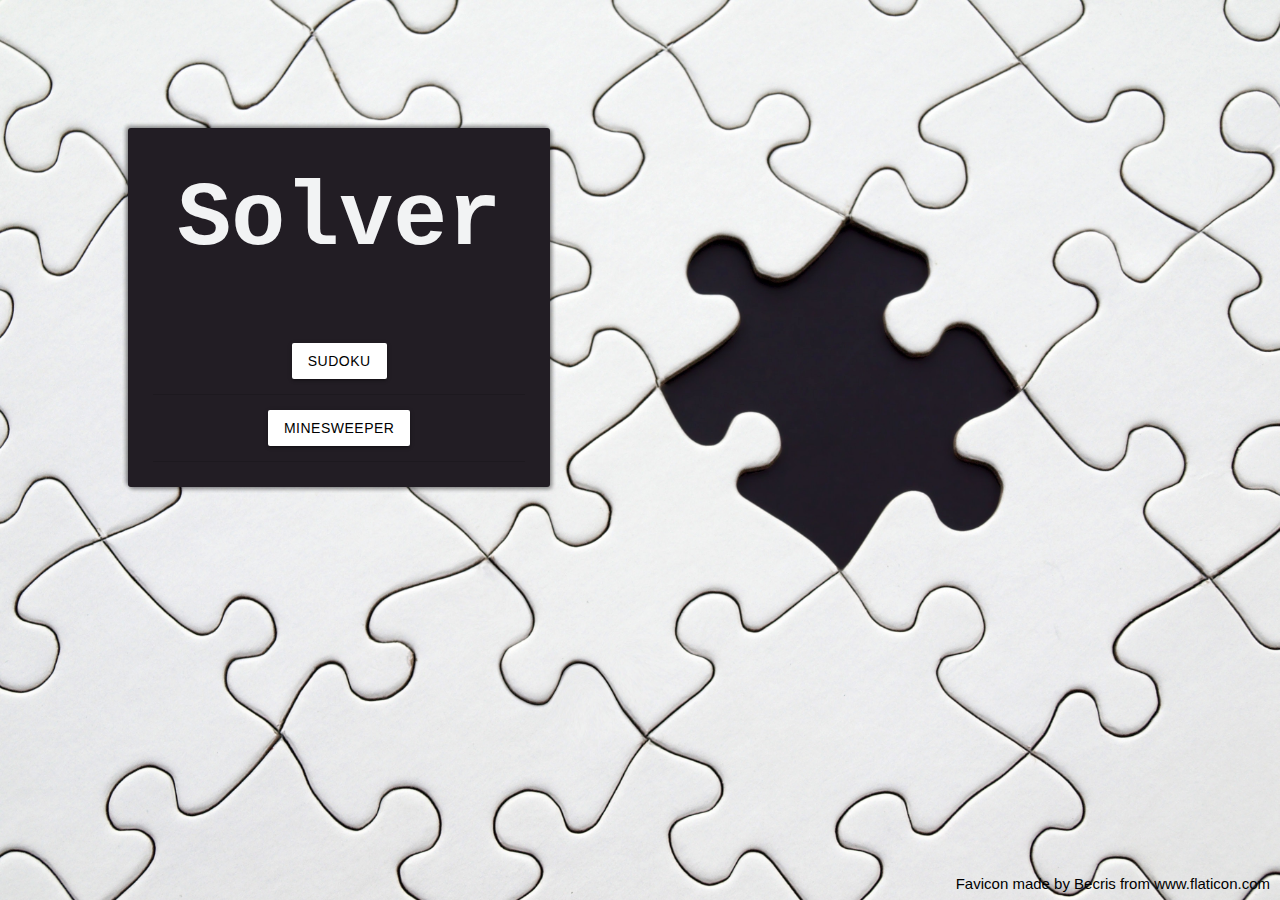
<file: index.html>
<!DOCTYPE html>
<html>
<head>

    <!-- Add the title of your document below-->
    <title>Solver</title>
 
    <meta charset="utf-8"/>

    <!--Import Google Icon Font-->
    <link href="https://fonts.googleapis.com/icon?family=Material+Icons" rel="stylesheet">

    <!-- adds favicon -->
    <link rel="icon" type="image/png" href="imgs/puzzle.png"/>

    <!--Import materialize.css-->
    <link type="text/css" rel="stylesheet" href="css/materialize.min.css"  media="screen,projection"/>

    <!--Let browser know website is optimized for mobile-->
    <meta name="viewport" content="width=device-width, initial-scale=1.0"/>

    <!-- jquery -->
    <script src="https://ajax.googleapis.com/ajax/libs/jquery/3.4.0/jquery.min.js"></script>

    <!-- stylesheet -->
    <link rel="stylesheet" type="text/css" href="css/index.css">

</head>
<body>

    <!-- landing image -->
    <div id="landing">
        <!-- text over landing image-->
        <div id="title-background">
            <div id="landing-text" >Solver</div>
            <table style="width:100%">
                <tr>
                    <td>
                        <a href="sudoku.html" class="waves-effect waves-light btn white black-text">Sudoku</a>
                    </td>
                </tr>
                <tr>
                    <td>
                        <a href="minesweeper.html" class="waves-effect waves-light btn white black-text">Minesweeper</a>
                    </td>
                </tr>
            </table>
        </div>

        <footer>
            <div>
                Favicon made by <a href="https://www.flaticon.com/authors/becris" title="Becris">Becris</a> from <a href="https://www.flaticon.com/" title="Flaticon">www.flaticon.com</a>
            </div>
        </footer>
    </div>

    
    <!--JavaScript at end of body for optimized loading-->
    <script type="text/javascript" src="js/materialize.min.js"></script>
</body>
</html>
</file>
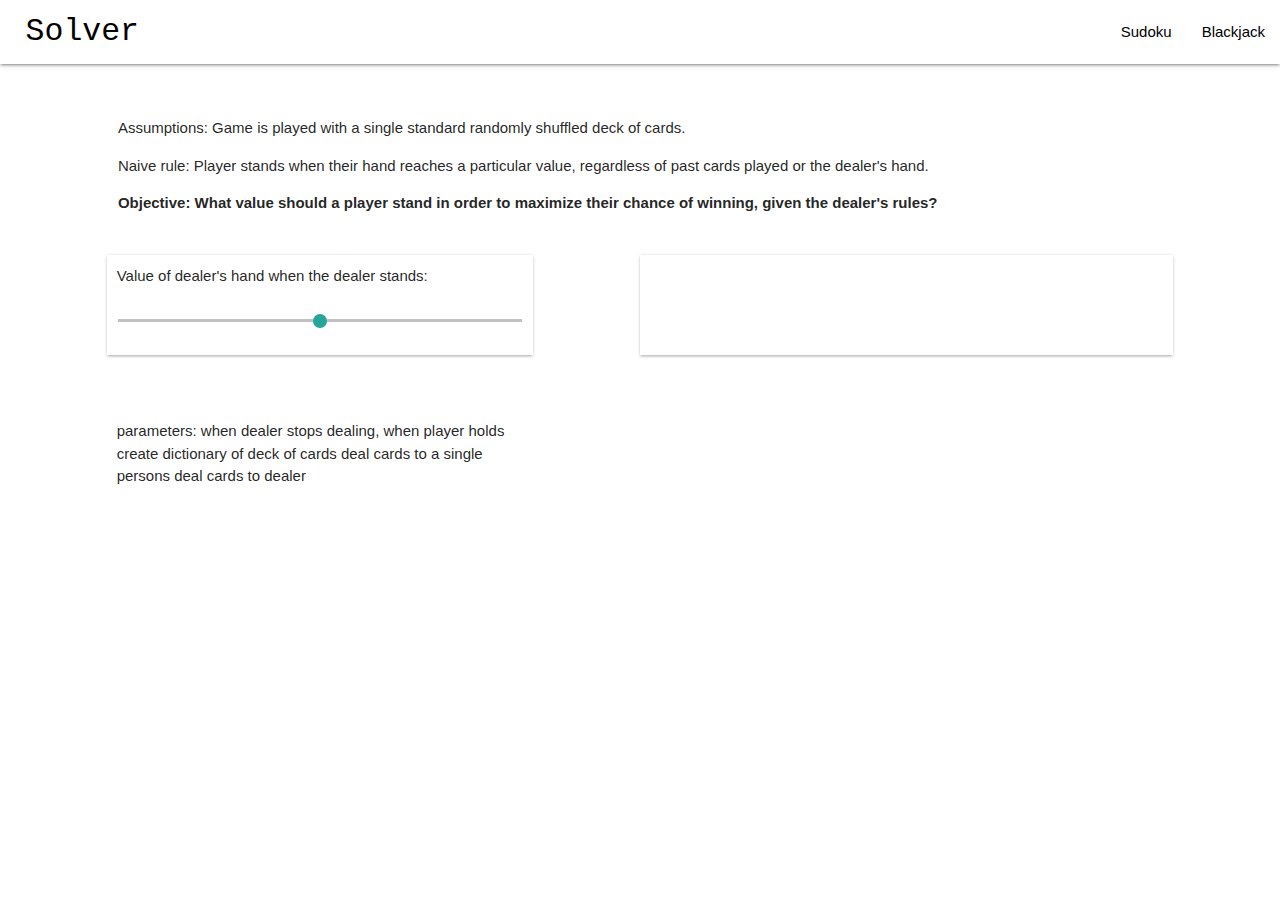
<file: blackjack.html>
<!DOCTYPE html>
<html>
<head>
    
    <!-- Add the title of your document below-->
    <title>Blackjack Simulation</title>
 
    <meta charset="utf-8"/>

    <!--Import Google Icon Font-->
    <link href="https://fonts.googleapis.com/icon?family=Material+Icons" rel="stylesheet">

    <!--Import materialize.css-->
    <link type="text/css" rel="stylesheet" href="css/materialize.min.css"  media="screen,projection"/>

    <!--Let browser know website is optimized for mobile-->
    <meta name="viewport" content="width=device-width, initial-scale=1.0"/>

    <!-- jquery -->
    <script src="https://ajax.googleapis.com/ajax/libs/jquery/3.4.0/jquery.min.js"></script>

    <!-- stylesheet -->
    <link rel="stylesheet" type="text/css" href="css/blackjack.css">

    <!-- js file -->
    <script src="js/blackjack.js"></script>

</head>
<body>

    <!-- nav bar -->
    <nav>
        <div class="nav-wrapper white z-depth-0">
            <a id="logo-title" href="index.html" class="brand-logo black-text">Solver</a>
            <ul id="nav-mobile" class="right hide-on-med-and-down">
                <li><a class ="black-text" href="sudoku.html">Sudoku</a></li>
                <li><a class ="black-text" href="blackjack.html">Blackjack</a></li>
            </ul>
        </div>
    </nav>

    <!-- text above form -->
    <div id="blackjack-text" class="row"> 
        <div class="col s10 offset-s1">
            <p>Assumptions: Game is played with a single standard randomly shuffled deck of cards.</p>
            <p>Naive rule: Player stands when their hand reaches a particular value, regardless of past cards played or the dealer's hand.</p>
            <p><b>Objective: What value should a player stand in order to maximize their chance of winning, given the dealer's rules?</b></p>
        </div>
    </div>

    <!-- simulations and results -->
    <div id="simulation-container"></div>
        <div class="row">
            <div id="parameters-container" class="col s4 offset-s1">

                <!-- form for parameters -->
                <div id='form'>
                    Value of dealer's hand when the dealer stands:
                    <form id="dealers-value" action="#">
                        <p class="range-field">
                            <input type="range" min="1" max="21" />
                        </p>
                    </form>
                    <br/><br/><br/>
                    parameters: when dealer stops dealing, when player holds
                    create dictionary of deck of cards
                    deal cards to a single persons
                    deal cards to dealer

                </div>

            </div>

            <!-- results -->
            <div id="results-container" class="col s5 offset-s1">

            </div>
        </div>

    </div>
    
    <!--JavaScript at end of body for optimized loading-->
    <script type="text/javascript" src="js/materialize.min.js"></script>
</body>
</html>
</file>
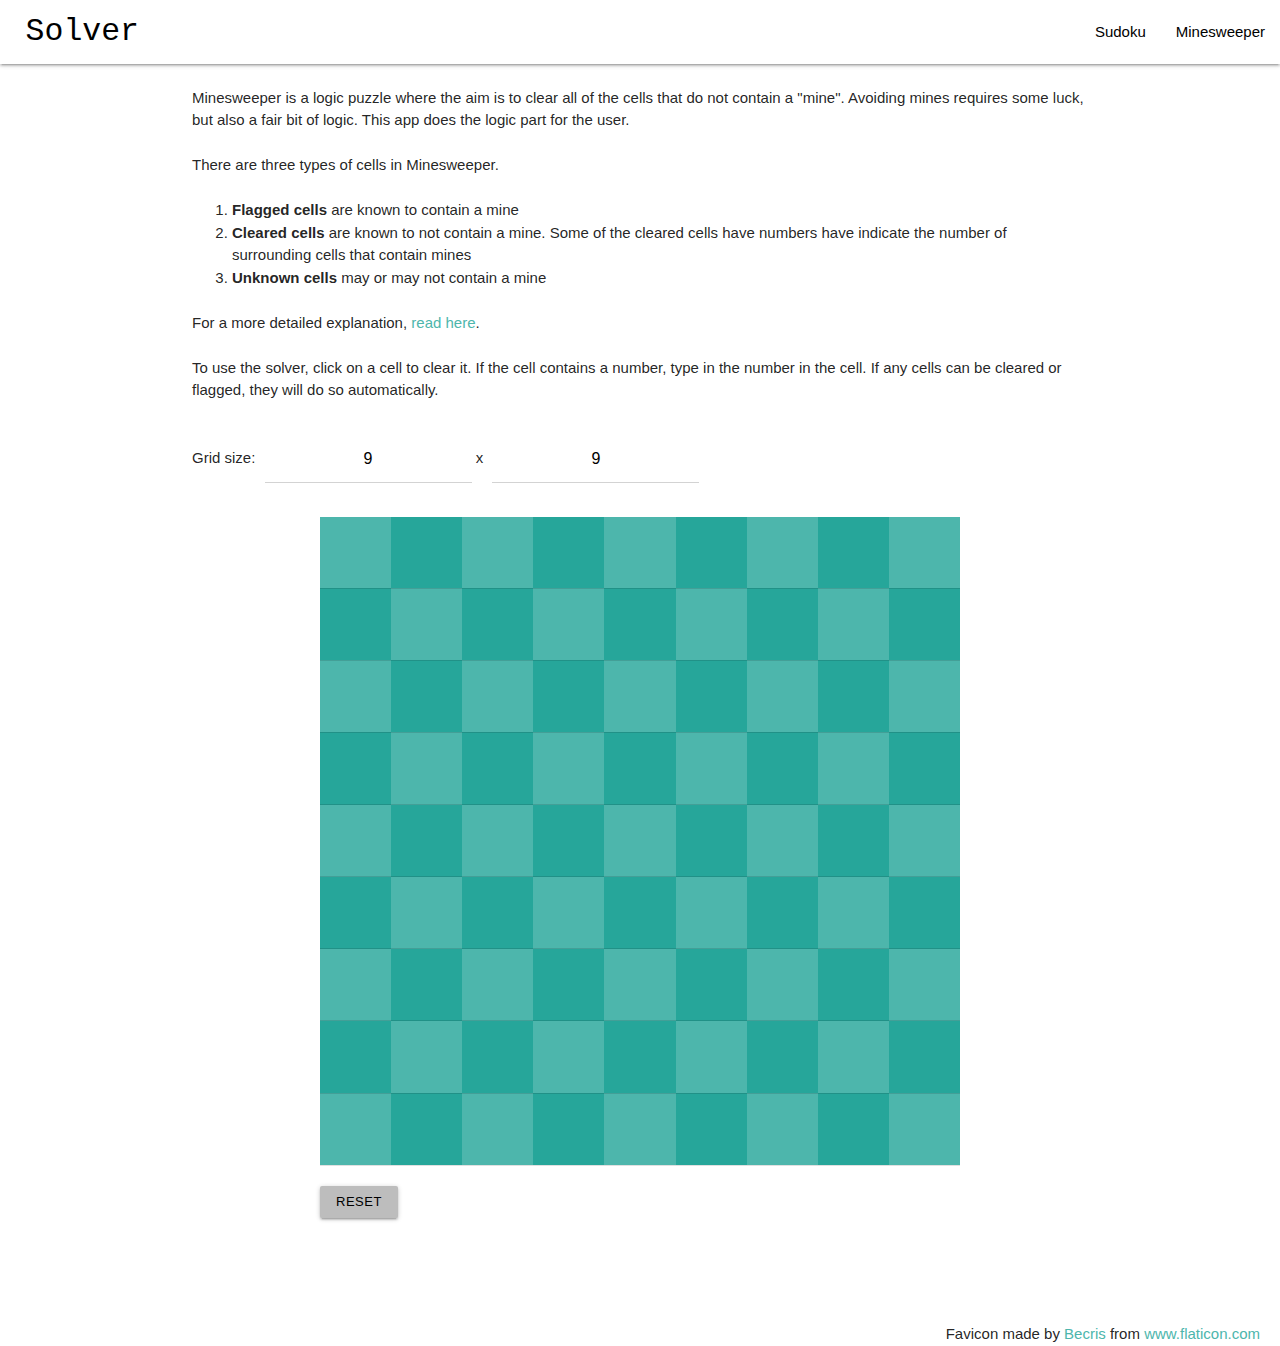
<file: minesweeper.html>
<!DOCTYPE html>
<html>
<head>
    
    <!-- Add the title of your document below-->
    <title>Solver</title>
 
    <meta charset="utf-8"/>

    <!--Import Google Icon Font-->
    <link href="https://fonts.googleapis.com/icon?family=Material+Icons" rel="stylesheet">

    <!-- adds favicon -->
    <link rel="icon" type="image/png" href="imgs/puzzle.png"/>

    <!--Import materialize.css-->
    <link type="text/css" rel="stylesheet" href="css/materialize.min.css"  media="screen,projection"/>

    <!--Let browser know website is optimized for mobile-->
    <meta name="viewport" content="width=device-width, initial-scale=1.0"/>

    <!-- jquery -->
    <script src="https://ajax.googleapis.com/ajax/libs/jquery/3.4.0/jquery.min.js"></script>

    <!-- stylesheet -->
    <link rel="stylesheet" type="text/css" href="css/minesweeper.css">

</head>
<body onClick="gameLogic()">

    <!-- nav bar -->
    <nav>
        <div class="nav-wrapper white z-depth-0">
            <a id="logo-title" href="index.html" class="brand-logo black-text">Solver</a>
            <ul id="nav-mobile" class="right hide-on-med-and-down">
                <li><a class ="black-text" href="sudoku.html">Sudoku</a></li>
                <li><a class ="black-text" href="minesweeper.html">Minesweeper</a></li>
            </ul>
        </div>
    </nav>

    <!-- text above form -->
    <div class="container">
        <div id="blackjack-text" class="row"> 
            <p><br>
                Minesweeper is a logic puzzle where the aim is to clear all of the cells that do not contain a "mine". 
                Avoiding mines requires some luck, but also a fair bit of logic. This app does the logic part for 
                the user. <br><br>
                
                There are three types of cells in Minesweeper. <br><br>

                <ol>
                    <li><b>Flagged cells</b> are known to contain a mine</li>
                    <li><b>Cleared cells</b> are known to not contain a mine. Some of the cleared cells have numbers have indicate the number of surrounding cells that 
                        contain mines</li>
                    <li><b>Unknown cells</b> may or may not contain a mine</li>
                </ol><br>
                
                For a more detailed explanation, <a href="https://en.wikipedia.org/wiki/Microsoft_Minesweeper#Gameplay">read here</a>.<br><br>

                To use the solver, click on a cell to clear it. If the cell contains a number, type in the number in the cell. 
                If any cells can be cleared or flagged, they will do so automatically.
            </p>
        </div>
    </div>

    <!-- determine size of game -->
    <div class="wrapper">
        <div class="container">
            <form>
                <div class="row">
                    Grid size: 
                    <div class="input-field inline">
                        <input value="9" id="grid-width" type="text" class="validate" onClick="this.select()">
                    </div>
                    x 
                    <div class="input-field inline">
                        <input value="9" id="grid-height" type="text" class="validate" onClick="this.select()">
                    </div>
                </div>
                <p id="width-error"></p>
                <p id="height-error"></p>
                <p id="value-error"></p>
            </form>
        </div>


        <form id="puzzle">
            <table id="grid"> 
                <tbody>
                </tbody>
            </table>
            <div id="buttons">
                <!-- <input id="reset-button" class="grey lighten-1 waves-effect waves-light btn-small" type="submit" value="Reset Game"> -->
                <button id="reset-button" class="black-text grey lighten-1 waves-effect waves-light btn-small" input type="submit">Reset</button>
            </div>
        </form>
        <div class="space"></div>
        <div class="push"></div>
    </div>
    <div class="footer">
        Favicon made by <a href="https://www.flaticon.com/authors/becris" title="Becris">Becris</a> from <a href="https://www.flaticon.com/" title="Flaticon">www.flaticon.com</a>
    </div>
    
    <!--JavaScript at end of body for optimized loading-->
    <script type="text/javascript" src="js/materialize.min.js"></script>

    <!-- js file -->
    <script src="js/minesweeper.js"></script>

</body>
</html>
</file>
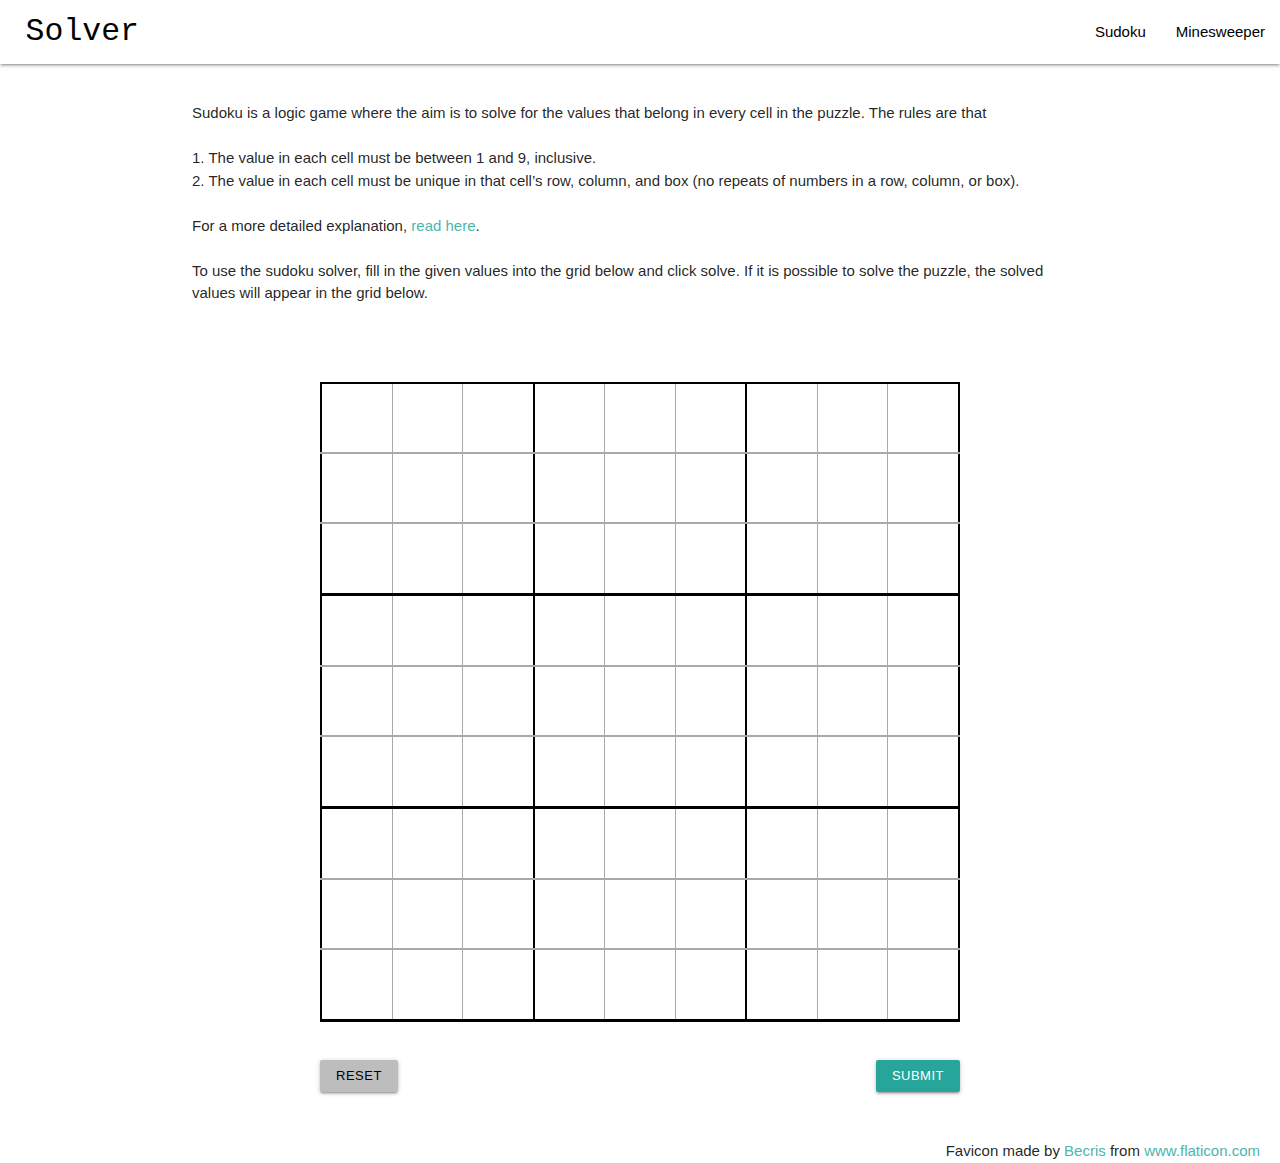
<file: sudoku.html>
<!DOCTYPE html>
<html>
<head>

    <!-- Add tde title of your document below-->
    <title>Solver</title>
 
    <meta charset="utf-8"/>

    <!--Import Google Icon Font-->
    <link href="https://fonts.googleapis.com/icon?family=Material+Icons" rel="stylesheet">

    <!-- adds favicon -->
    <link rel="icon" type="image/png" href="imgs/puzzle.png"/>

    <!--Import materialize.css-->
    <link type="text/css" rel="stylesheet" href="css/materialize.min.css"  media="screen,projection"/>

    <!--Let browser know website is optimized for mobile-->
    <!--<meta name="viewport" content="width=device-width, initial-scale=1.0"/>-->

    <!-- jquery -->
    <script src="https://ajax.googleapis.com/ajax/libs/jquery/3.4.0/jquery.min.js"></script>

    <!-- stylesheet -->
    <link rel="stylesheet" type="text/css" href="css/sudoku.css">

</head>
<body>
    <nav>
        <div class="nav-wrapper white z-depth-0">
            <a id="logo-title" href="index.html" class="brand-logo black-text">Solver</a>
            <ul id="nav-mobile" class="right hide-on-med-and-down">
                <li><a class ="black-text" href="sudoku.html">Sudoku</a></li>
                <li><a class ="black-text" href="minesweeper.html">Minesweeper</a></li>
            </ul>
        </div>
    </nav>

    <div id="intro-text" class="container">
        Sudoku is a logic game where the aim is to solve for the values that belong in every cell in the puzzle. The rules are that<br><br>
            <p>
                1. The value in each cell must be between 1 and 9, inclusive. <br>
                2. The value in each cell must be unique in that cell’s row, column, and box (no repeats of numbers in a row, column, or box). <br><br>
            </p>
        For a more detailed explanation, <a href="https://en.wikipedia.org/wiki/Sudoku"> read here</a>.<br><br>
        To use the sudoku solver, fill in the given values into the grid below and click solve. If it is possible to solve the puzzle, the solved values will appear in the grid below. 
    </div>
    <div class="wrapper">
        <form id="puzzle">
            <table> 
                <tbody>
                    <tr>
                        <td><input type="number" onClick="this.select();" id="0" maxlength="1"></td>
                        <td><input type="number" onClick="this.select();" id="1" maxlength="1"></td>
                        <td><input type="number" onClick="this.select();" id="2" maxlength="1"></td>
                        <td><input type="number" onClick="this.select();" id="3" maxlength="1"></td>
                        <td><input type="number" onClick="this.select();" id="4" maxlength="1"></td>
                        <td><input type="number" onClick="this.select();" id="5" maxlength="1"></td>
                        <td><input type="number" onClick="this.select();" id="6" maxlength="1"></td>
                        <td><input type="number" onClick="this.select();" id="7" maxlength="1"></td>
                        <td><input type="number" onClick="this.select();" id="8" maxlength="1"></td>
                    </tr>
                    <tr>
                        <td><input type="number" onClick="this.select();" id="9" maxlength="1"></td>
                        <td><input type="number" onClick="this.select();" id="10" maxlength="1"></td>
                        <td><input type="number" onClick="this.select();" id="11" maxlength="1"></td>
                        <td><input type="number" onClick="this.select();" id="12" maxlength="1"></td>
                        <td><input type="number" onClick="this.select();" id="13" maxlength="1"></td>
                        <td><input type="number" onClick="this.select();" id="14" maxlength="1"></td>
                        <td><input type="number" onClick="this.select();" id="15" maxlength="1"></td>
                        <td><input type="number" onClick="this.select();" id="16" maxlength="1"></td>
                        <td><input type="number" onClick="this.select();" id="17" maxlength="1"></td>
                    </tr>
                    <tr>
                        <td><input type="number" onClick="this.select();" id="18" maxlength="1"></td>
                        <td><input type="number" onClick="this.select();" id="19" maxlength="1"></td>
                        <td><input type="number" onClick="this.select();" id="20" maxlength="1"></td>
                        <td><input type="number" onClick="this.select();" id="21" maxlength="1"></td>
                        <td><input type="number" onClick="this.select();" id="22" maxlength="1"></td>
                        <td><input type="number" onClick="this.select();" id="23" maxlength="1"></td>
                        <td><input type="number" onClick="this.select();" id="24" maxlength="1"></td>
                        <td><input type="number" onClick="this.select();" id="25" maxlength="1"></td>
                        <td><input type="number" onClick="this.select();" id="26" maxlength="1"></td>
                    </tr>
                    <tr>
                        <td><input type="number" onClick="this.select();" id="27" maxlength="1"></td>
                        <td><input type="number" onClick="this.select();" id="28" maxlength="1"></td>
                        <td><input type="number" onClick="this.select();" id="29" maxlength="1"></td>
                        <td><input type="number" onClick="this.select();" id="30" maxlength="1"></td>
                        <td><input type="number" onClick="this.select();" id="31" maxlength="1"></td>
                        <td><input type="number" onClick="this.select();" id="32" maxlength="1"></td>
                        <td><input type="number" onClick="this.select();" id="33" maxlength="1"></td>
                        <td><input type="number" onClick="this.select();" id="34" maxlength="1"></td>
                        <td><input type="number" onClick="this.select();" id="35" maxlength="1"></td>
                    </tr>
                    <tr>
                        <td><input type="number" onClick="this.select();" id="36" maxlength="1"></td>
                        <td><input type="number" onClick="this.select();" id="37" maxlength="1"></td>
                        <td><input type="number" onClick="this.select();" id="38" maxlength="1"></td>
                        <td><input type="number" onClick="this.select();" id="39" maxlength="1"></td>
                        <td><input type="number" onClick="this.select();" id="40" maxlength="1"></td>
                        <td><input type="number" onClick="this.select();" id="41" maxlength="1"></td>
                        <td><input type="number" onClick="this.select();" id="42" maxlength="1"></td>
                        <td><input type="number" onClick="this.select();" id="43" maxlength="1"></td>
                        <td><input type="number" onClick="this.select();" id="44" maxlength="1"></td>
                    </tr>
                    <tr>
                        <td><input type="number" onClick="this.select();" id="45" maxlength="1"></td>
                        <td><input type="number" onClick="this.select();" id="46" maxlength="1"></td>
                        <td><input type="number" onClick="this.select();" id="47" maxlength="1"></td>
                        <td><input type="number" onClick="this.select();" id="48" maxlength="1"></td>
                        <td><input type="number" onClick="this.select();" id="49" maxlength="1"></td>
                        <td><input type="number" onClick="this.select();" id="50" maxlength="1"></td>
                        <td><input type="number" onClick="this.select();" id="51" maxlength="1"></td>
                        <td><input type="number" onClick="this.select();" id="52" maxlength="1"></td>
                        <td><input type="number" onClick="this.select();" id="53" maxlength="1"></td>
                    </tr>
                    <tr>
                        <td><input type="number" onClick="this.select();" id="54" maxlength="1"></td>
                        <td><input type="number" onClick="this.select();" id="55" maxlength="1"></td>
                        <td><input type="number" onClick="this.select();" id="56" maxlength="1"></td>
                        <td><input type="number" onClick="this.select();" id="57" maxlength="1"></td>
                        <td><input type="number" onClick="this.select();" id="58" maxlength="1"></td>
                        <td><input type="number" onClick="this.select();" id="59" maxlength="1"></td>
                        <td><input type="number" onClick="this.select();" id="60" maxlength="1"></td>
                        <td><input type="number" onClick="this.select();" id="61" maxlength="1"></td>
                        <td><input type="number" onClick="this.select();" id="62" maxlength="1"></td>
                    </tr>
                    <tr>
                        <td><input type="number" onClick="this.select();" id="63" maxlength="1"></td>
                        <td><input type="number" onClick="this.select();" id="64" maxlength="1"></td>
                        <td><input type="number" onClick="this.select();" id="65" maxlength="1"></td>
                        <td><input type="number" onClick="this.select();" id="66" maxlength="1"></td>
                        <td><input type="number" onClick="this.select();" id="67" maxlength="1"></td>
                        <td><input type="number" onClick="this.select();" id="68" maxlength="1"></td>
                        <td><input type="number" onClick="this.select();" id="69" maxlength="1"></td>
                        <td><input type="number" onClick="this.select();" id="70" maxlength="1"></td>
                        <td><input type="number" onClick="this.select();" id="71" maxlength="1"></td>
                    </tr>
                    <tr>
                        <td><input type="number" onClick="this.select();" id="72" maxlength="1"></td>
                        <td><input type="number" onClick="this.select();" id="73" maxlength="1"></td>
                        <td><input type="number" onClick="this.select();" id="74" maxlength="1"></td>
                        <td><input type="number" onClick="this.select();" id="75" maxlength="1"></td>
                        <td><input type="number" onClick="this.select();" id="76" maxlength="1"></td>
                        <td><input type="number" onClick="this.select();" id="77" maxlength="1"></td>
                        <td><input type="number" onClick="this.select();" id="78" maxlength="1"></td>
                        <td><input type="number" onClick="this.select();" id="79" maxlength="1"></td>
                        <td><input type="number" onClick="this.select();" id="80" maxlength="1"></td>
                    </tr>
                </tbody>
            </table>
            <div id="buttons">
                <button id="reset-button" class="black-text grey lighten-1 waves-effect waves-light btn-small" type="button" onclick="resetPuzzle()">Reset</button>
                <button id="submit-button" class="white-text teal lighten-2 lighten-1 waves-effect waves-light btn-small" input type="submit">Submit</button>
            </div>
        </form>
        <div class="space"></div>
        <div class="push"></div>
    </div>
    <div class="footer">
        Favicon made by <a href="https://www.flaticon.com/authors/becris" title="Becris">Becris</a> from <a href="https://www.flaticon.com/" title="Flaticon">www.flaticon.com</a>
    </div>


    <!--JavaScript at end of body for optimized loading-->
    <script type="text/javascript" src="js/materialize.min.js"></script>

    <!-- js file -->
    <script src="js/sudoku.js"></script>
</body>
</html>
</file>
<file: css/index.css>
#landing {
    background-image: url("../imgs/landing-page.jpg");
    width: 100vw;
    height: 100vh; 
    background-position: left top;
    background-repeat: no-repeat;
    background-size: cover;
    position: absolute;
    z-index: -1;
 }

#landing-text {
    font-weight: 700;
    font-family: "Courier New";
    color: 	#f2f3f4;
    z-index: 3;
    text-align: center;
 }

#title-background {
    background-color: /*#2f2832;*/ #221d24; /*#201f27;/* #2c2a35; */
    z-index: 2;  
    opacity: 1.0;
    border-radius: 3px;
    box-shadow: 2px 2px 4px rgba(0, 0, 0, 0.24), 2px 2px 4px rgba(0, 0, 0, 0.24), -2px -2px 4px rgba(0, 0, 0, 0.24), -2px -2px 4px rgba(0, 0, 0, 0.24);
}

footer {
    position: absolute;
    bottom: 5px;
    right:10px;
    color: black;
}

footer a:link {
    color: black;
}

footer a:visited {
    color: black;
}

footer a:hover {
    text-decoration: underline;
}

td {
    text-align: center;
}


@media screen and (max-width: 21000px) {
    
    #landing-text {
        font-size: 90px; 
        margin-bottom: 40px;
    }

    #title-background {
        position: relative;
        width: 33%;
        height: auto;
        margin: 10% auto auto 10%;
        padding: 25px;
    }
}

@media screen and (max-width: 1100px) {

    #landing-text {
        font-size: 60px;
    }

    #title-background {
        position: relative;
        width: 60%;
        height: auto;
        margin: 20% auto auto 20%;
        padding: 25px;
    }
}

@media screen and (max-width: 500px) {

    #landing-text {
        font-size: 60px
    }

    #title-background {
        position: relative;
        width: 80%;
        height: auto;
        margin: 20% auto auto 10%;
        padding: 25px;
    }
}
</file>
<file: css/blackjack.css>
.nav-wrapper {
    padding-left: 2%;
}

#simulation-container {
    margin-top: 2%;
}

#blackjack-text {
    margin-top: 3%;
}

#parameters-container {
    height: 100px;
    padding: 10px;
    box-shadow: 0.25px 1px 3px #a2a2a2;
}

#results-container {
    height: 100px;
    padding: 10px;
    box-shadow: 0.25px 1px 3px #a2a2a2;
}

#logo-title {
    font-family: "Courier New";
    font-weight: 500;
}
</file>
<file: css/minesweeper.css>
* {
    margin: 0;
}
html, body {
    height: 100%;
}

.nav-wrapper {
    padding-left: 2%;
}

#logo-title {
    font-family: "Courier New";
    font-weight: 500;
}

table {
    table-layout: fixed;   /* problem code? */
}

td {
    border-radius: 0px;
    padding: 0px;
    min-width: 45px !important; /* has to be min 42px or else cell isn't a square when input box added */ 
    min-width: 100px !important; /* or else the cells will get crazy big */ 
}

.transition {
    transition: background-color 2s;
}

td.unknown:after { /* makes unknown cells square somehow */
    content: '';
    display: block;
    margin-top: 100%;
}

.flag {
    background-image: url(../imgs/flag.png);
    background-repeat: no-repeat;
    background-size: 100% auto;
}

.cleared.light {
    background-color:	#F5F5F5;
}

.cleared.dark {
    background-color: 	#E8E8E8;
}

.unknown.light {
  background-color: #4db6ac; /*#C8C8C8;*/ 
}

.unknown.dark {
    background-color: #26a69a; /*#BEBEBE;*/
}

.unknown:hover {
    opacity: 60%;
}

input {
    text-align: center;
    line-height: 100% !important;
    margin: 0 0 0 0 !important;
}

#grid input {
    font-size: 100% !important;
    color: #727272;
}

td:hover {
    opacity: 50%;
}

/* gets rid of up/down arrows in input fields */
/* Chrome, Safari, Edge, Opera */
input::-webkit-outer-spin-button,
input::-webkit-inner-spin-button {
  -webkit-appearance: none;
  margin: 0;
}

/* Firefox */
input[type=number] {
  -moz-appearance: textfield;
}

#grid {
    margin: auto;
}

#width-error {
    color: red;
}

#height-error {
    color: red;
}

#value-error {
    color: red;
}

td.light.error-cell input {
    border: #ff8784 !important;
    box-shadow: 0 1px 0 0 #ff8784 !important;
}

td.dark.error-cell input {
    border: #ff8784 !important;
    box-shadow: 0 1px 0 0 #ff8784 !important;
}

td.light input {
    border: #FFFFFF !important;
    box-shadow: 0 1px 0 0 #F5F5F5 !important;
}

td.dark input {
    border: #FFFFFF !important;
    box-shadow: 0 1px 0 0 #e8e8e8 !important;
}

td input:hover {
    box-shadow: 0 1px 0 0 #f5f5f5 !important;
}

.border-right {
    border-right:#727272 2px solid;
}

.border-left {
    border-left: #727272 2px solid;
}

.border-top {
    border-top: #727272 2px solid;
}

.border-bottom {
    border-bottom: #727272 2px solid;
}

#puzzle i {
    float: right;
    margin: 5%;
}

#grid-width {
    border: darkgray;
    box-shadow: 0 1px 0 0 lightgray;
}

#grid-height {
    border: pink ;
    box-shadow: 0 1px 0 0 lightgray;
}

.error-cell {
    background-color: #ff8784 !important;
}

.footer {
    margin: auto 20px 10px auto;
    float: right;
}

a {
    color: #4db6ac;
}

/* pushes footer to the bottom of page */
.wrapper {
    min-height: 80%;
    height: auto !important;
    height: 100%;
    margin: 0 auto -20px; 
}
.footer, .push {
    height: 20px; 
}

.space {
    height: 80px;
}

#buttons {
    width: 50%;
    margin: 20px auto 25px auto;
    display: block;
}

 /* Media Queries */ 

@media screen and (max-width: 21000px) {
    
    table {
        width: 50vw; 
    }
}

@media screen and (max-width: 1100px) {

    table {
        width: 80vw;
    }
}

@media screen and (max-width: 500px) {

    table {
        width: 100vw;
    }
}
</file>
<file: css/sudoku.css>
* {
    margin: 0;
}
html, body {
    height: 100%;
}

.nav-wrapper {
    padding-left: 2%;
}

#logo-title {
    font-family: "Courier New";
    font-weight: 500;
}

#intro-text {
    padding-top: 3%;
    padding-bottom: 3%;
}

table {
    border: black solid 2px;
    font-size: 28px;
    font-family: "Courier New";
    float: center;
    width: 50vw;
    height: 50vw;
    margin: 3% auto;
}

input {
    text-align: center;
    margin: 0 0 0 0 !important;
}

td {
    border-right: darkgray solid 1px; 
    border-bottom: darkgray solid 2px; 
    text-align: center;
    padding: 0px; 
}

td:hover {
    background-color: #f5f5f5;
}

tr:nth-child(3n+0) {
    border-bottom: black solid 3px;
}

td:nth-child(3n+0) {
    border-right: black solid 2px;
}

#buttons {
    width: 50%;
    margin: 0 auto 25px auto;
    display: block;
}

#reset-button {
    float: left;
}

#submit-button {
    float: right;
    margin: auto;
}

.given-value {
    /*color: black;*/
    font-weight: 600;
}

.solved-value {
    color: #4db6ac; /*darkgray;*/
    font-weight: 200;
}

td input {
    border: #ffffff00 !important;
    box-shadow: 0 1px 0 0 #ffffff !important;
}

td input:hover {
    box-shadow: 0 1px 0 0 #f5f5f5 !important;
}

.footer {
    margin: auto 20px 10px auto;
    float: right;
}

a {
    color: #4db6ac;
}

/* gets rid of up/down arrows in input fields */
/* Chrome, Safari, Edge, Opera */
input::-webkit-outer-spin-button,
input::-webkit-inner-spin-button {
  -webkit-appearance: none;
  margin: 0;
}

/* Firefox */
input[type=number] {
  -moz-appearance: textfield;
}

/* pushes footer to the bottom of page */
.wrapper {
    min-height: 80%;
    height: auto !important;
    height: 100%;
    margin: 0 auto -20px; 
}
.footer, .push {
    height: 20px; 
}

.space {
    height: 80px;
}
</file>
